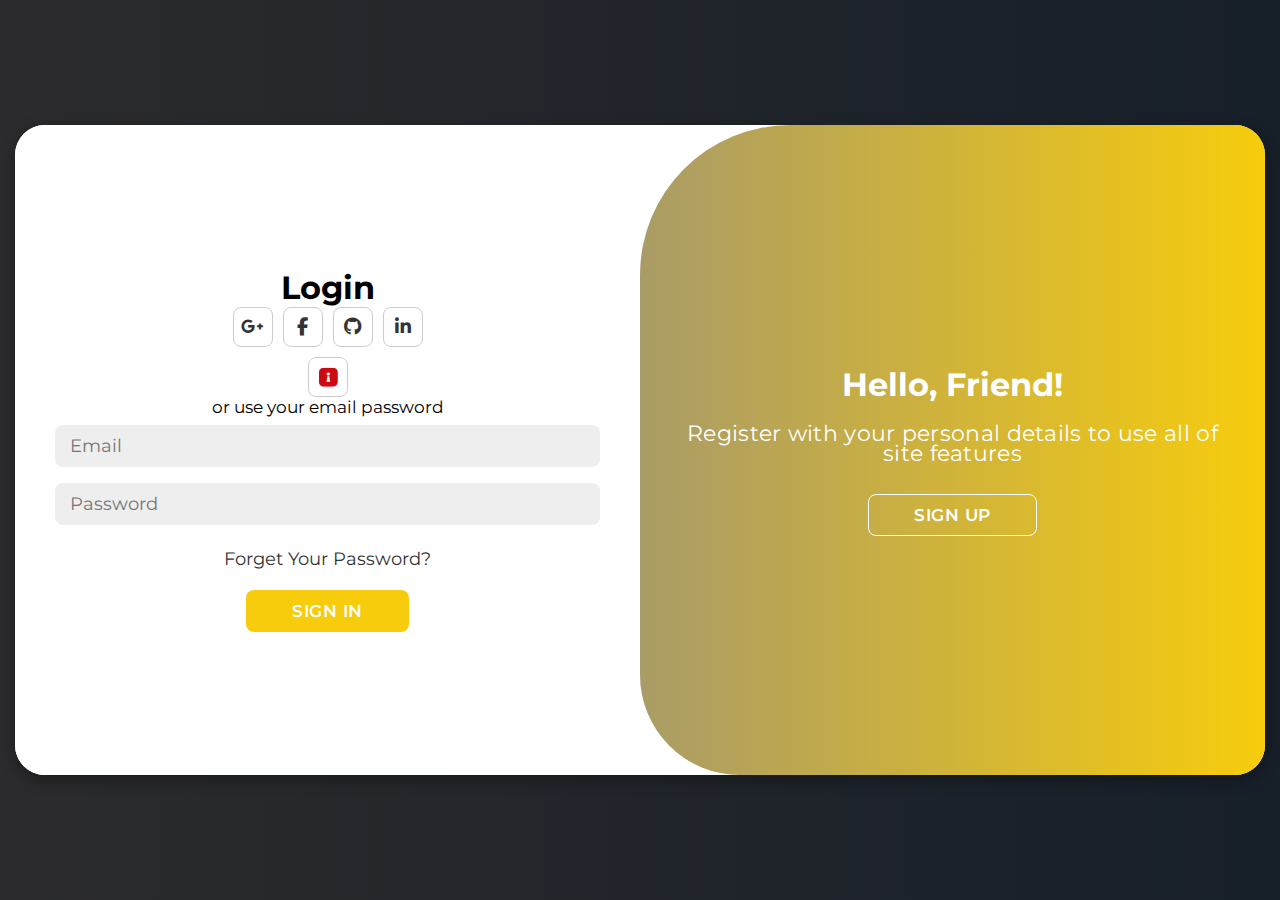
<file: index.html>
<!DOCTYPE html>
<html lang="en">
<head>
    <meta charset="UTF-8">
    <meta name="viewport" content="width=device-width, initial-scale=1.5">
    <link rel="stylesheet" href="https://cdnjs.cloudflare.com/ajax/libs/font-awesome/6.4.2/css/all.min.css">
    <link rel="stylesheet" href="public/login.css">
    <title>FinTrack</title>
</head>
<body>

<div class="container" id="container">
    <div class="form-container sign-up">
        <form id="register-form" method="GET" action="/dashboard.html">
            <h1>Create Account</h1>
            <div class="social-icons">
                <a href="#" class="icon"><i class="fab fa-google-plus-g"></i></a>
                <a href="#" class="icon"><i class="fab fa-facebook-f"></i></a>
                <a href="#" class="icon"><i class="fab fa-github"></i></a>
                <a href="#" class="icon"><i class="fab fa-linkedin-in"></i></a>
            </div>
            <div class="singpass-icon">
                <a href="#" class="singpass"><img class="singpass-img" src="images/singpass.png"></a>
            </div>
            <span>or use your email for registration</span>
            <input type="text" name="username" placeholder="Username" required>
            <input type="email" name="email" placeholder="Email" required>
            <input type="password" name="password" placeholder="Password" required>
            <button type="submit">Sign Up</button>
        </form>
    </div>
    
    <div class="form-container sign-in">
        <form id="login-form"method="GET" action="/dashboard.html">
            <h1>Login</h1>
            <div class="social-icons">
                <a href="#" class="icon"><i class="fab fa-google-plus-g"></i></a>
                <a href="#" class="icon"><i class="fab fa-facebook-f"></i></a>
                <a href="#" class="icon"><i class="fab fa-github"></i></a>
                <a href="#" class="icon"><i class="fab fa-linkedin-in"></i></a>
            </div>
            <div class="singpass-icon">
                <a href="#" class="singpass"><img class="singpass-img" src="images/singpass.png"></a>
            </div>
            
            <span>or use your email password</span>
            <input type="email" name="email" placeholder="Email" required>
            <input type="password" name="password" placeholder="Password" required>
            <a href="#">Forget Your Password?</a>
            <button type="submit">Sign In</button>
        </form>
    </div>
    
    <div class="toggle-container">
        <div class="toggle">
            <div class="toggle-panel toggle-left">
                <h1>Welcome Back!</h1>
                <p>Enter your personal details to use all of site features</p>
                <button class="hidden" id="login">Sign In</button>
            </div>
            <div class="toggle-panel toggle-right">
                <h1>Hello, Friend!</h1>
                <p>Register with your personal details to use all of site features</p>
                <button class="hidden" id="register">Sign Up</button>
            </div>
        </div>
    </div>
</div>

<script src="public/login.js"></script>

</body>
</html>
</file>
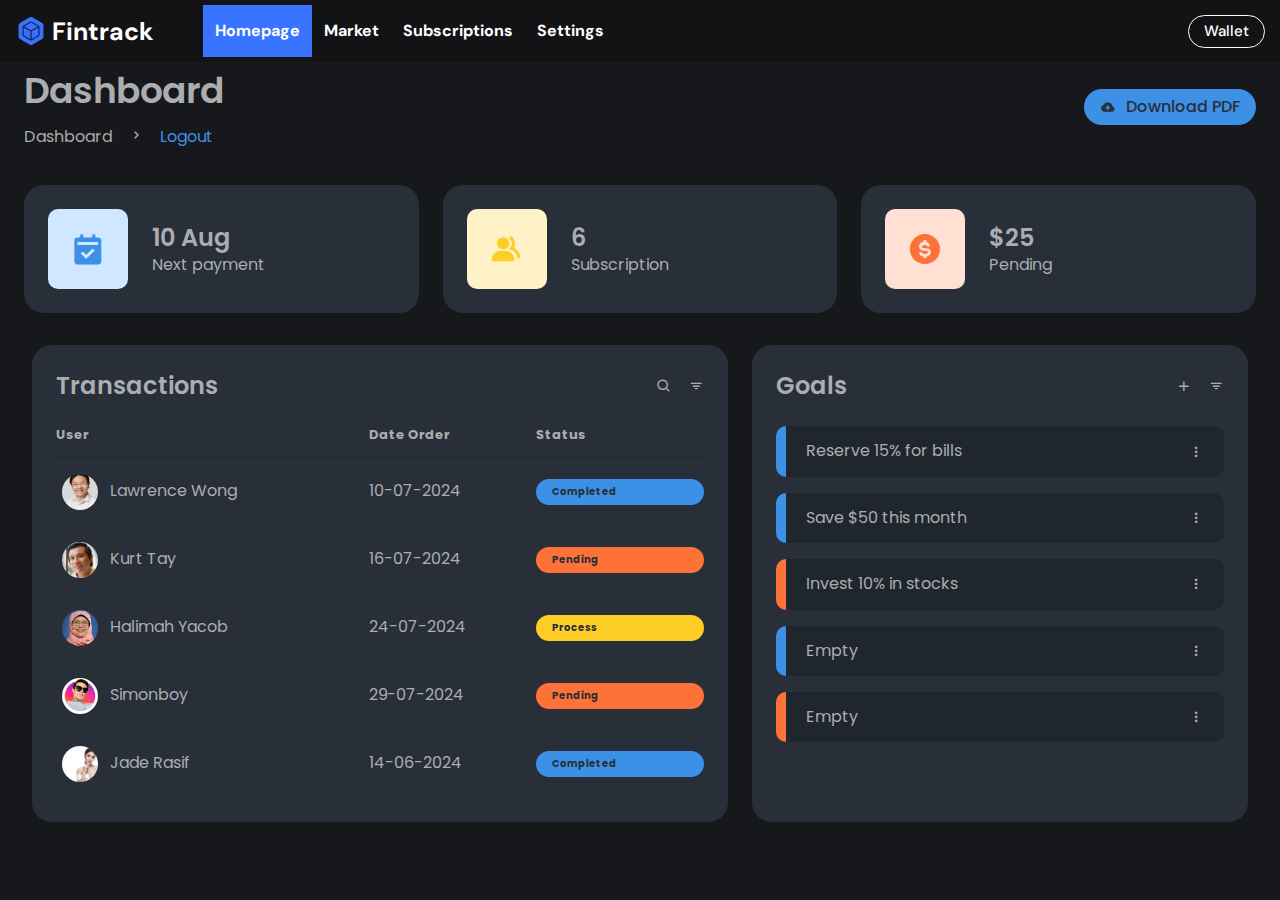
<file: dashboard.html>
<!DOCTYPE html>
<html lang="en">
<head>
	<meta charset="UTF-8">
	<meta name="viewport" content="width=device-width, initial-scale=1.0">

	<!-- Boxicons -->
	<link href='https://unpkg.com/boxicons@2.0.9/css/boxicons.min.css' rel='stylesheet'>
	<!-- My CSS -->
	<link rel="stylesheet" href="public/dashboard.css">
	<link rel="stylesheet" href="public/market.css">
	<link rel="preconnect" href="https://fonts.googleapis.com">
    <link rel="preconnect" href="https://fonts.gstatic.com" crossorigin>
    <link href="https://fonts.googleapis.com/css2?family=DM+Sans:wght@400;500;700&display=swap" rel="stylesheet">

	<title>FinTrack</title>
</head>
<body>
	<!-- CONTENT -->
	<section id="content">
		<!-- NAVBAR -->
		<header class="header" data-header>
			<div class="container">
		
			  <a href="#" class="logo">
				<img src="images/logo.svg" width="32" height="32" alt="Cryptex logo">
				Fintrack
			  </a>
		
			  <nav class="navbar" data-navbar>
				<ul class="navbar-list">
		
				  <li class="navbar-item">
					<a href="/dashboard.html" class="navbar-link active" data-nav-link>Homepage</a>
				  </li>
		
				  <li class="navbar-item">
					<a href="/market.html" class="navbar-link" data-nav-link>Market</a>
				  </li>
		
				  <li class="navbar-item">
					<a href="/subscription.html" class="navbar-link" data-nav-link>Subscriptions</a>
				  </li>
		
				  <li class="navbar-item">
					<a href="/settings.html" class="navbar-link" data-nav-link>Settings</a>
				  </li>
		
				</ul>
			  </nav>
		
			  <button class="nav-toggle-btn" aria-label="Toggle menu" data-nav-toggler>
				<span class="line line-1"></span>
				<span class="line line-2"></span>
				<span class="line line-3"></span>
			  </button>
		
			  <a href="/wallet.html" class="btn btn-outline">Wallet</a>
		
			</div>
		  </header>
		<!-- NAVBAR -->

		<!-- MAIN -->
		<main>
			<div class="head-title">
				<div class="left">
					<h1>Dashboard</h1>
					<ul class="breadcrumb">
						<li>
							<a href="#">Dashboard</a>
						</li>
						<li><i class='bx bx-chevron-right' ></i></li>
						<li>
							<a class="active" href="/index.html">Logout</a>
						</li>
					</ul>
				</div>
				<a href="#" class="btn-download">
					<i class='bx bxs-cloud-download' ></i>
					<span class="text">Download PDF</span>
				</a>
			</div>

			<ul class="box-info">
				<li>
					<i class='bx bxs-calendar-check' ></i>
					<span class="text">
						<h3>10 Aug</h3>
						<p>Next payment</p>
					</span>
				</li>
				<li>
					<i class='bx bxs-group' ></i>
					<span class="text">
						<h3>6</h3>
						<p>Subscription</p>
					</span>
				</li>
				<li>
					<i class='bx bxs-dollar-circle' ></i>
					<span class="text">
						<h3>$25</h3>
						<p>Pending</p>
					</span>
				</li>
			</ul>


			<div class="table-data">
				<div class="order">
					<div class="head">
						<h3>Transactions</h3>
						<i class='bx bx-search' ></i>
						<i class='bx bx-filter' ></i>
					</div>
					<table>
						<thead>
							<tr>
								<th>User</th>
								<th>Date Order</th>
								<th>Status</th>
							</tr>
						</thead>
						<tbody>
							<tr>
								<td>
									<img src="images/lawrence_wong.jpg">
									<p>Lawrence Wong</p>
								</td>
								<td>10-07-2024</td>
								<td><span class="status completed">Completed</span></td>
							</tr>
							<tr>
								<td>
									<img src="images/kurt_tay.png">
									<p>Kurt Tay</p>
								</td>
								<td>16-07-2024</td>
								<td><span class="status pending">Pending</span></td>
							</tr>
							<tr>
								<td>
									<img src="images/halimah_yacob.jpg">
									<p>Halimah Yacob</p>
								</td>
								<td>24-07-2024</td>
								<td><span class="status process">Process</span></td>
							</tr>
							<tr>
								<td>
									<img src="images/simonboy.jpg">
									<p>Simonboy</p>
								</td>
								<td>29-07-2024</td>
								<td><span class="status pending">Pending</span></td>
							</tr>
							<tr>
								<td>
									<img src="images/jade_rasif.jpg">
									<p>Jade Rasif</p>
								</td>
								<td>14-06-2024</td>
								<td><span class="status completed">Completed</span></td>
							</tr>
						</tbody>
					</table>
				</div>
				<div class="todo">
					<div class="head">
						<h3>Goals</h3>
						<i class='bx bx-plus' ></i>
						<i class='bx bx-filter' ></i>
					</div>
					<ul class="todo-list">
						<li class="completed">
							<p>Reserve 15% for bills</p>
							<i class='bx bx-dots-vertical-rounded' ></i>
						</li>
						<li class="completed">
							<p>Save $50 this month</p>
							<i class='bx bx-dots-vertical-rounded' ></i>
						</li>
						<li class="not-completed">
							<p>Invest 10% in stocks</p>
							<i class='bx bx-dots-vertical-rounded' ></i>
						</li>
						<li class="completed">
							<p>Empty</p>
							<i class='bx bx-dots-vertical-rounded' ></i>
						</li>
						<li class="not-completed">
							<p>Empty</p>
							<i class='bx bx-dots-vertical-rounded' ></i>
						</li>
					</ul>
				</div>
			</div>
		</main>
		<!-- MAIN -->
	</section>
	<!-- CONTENT -->
	

	<script src="public/dashboard.js"></script>
</body>
</html>
</file>
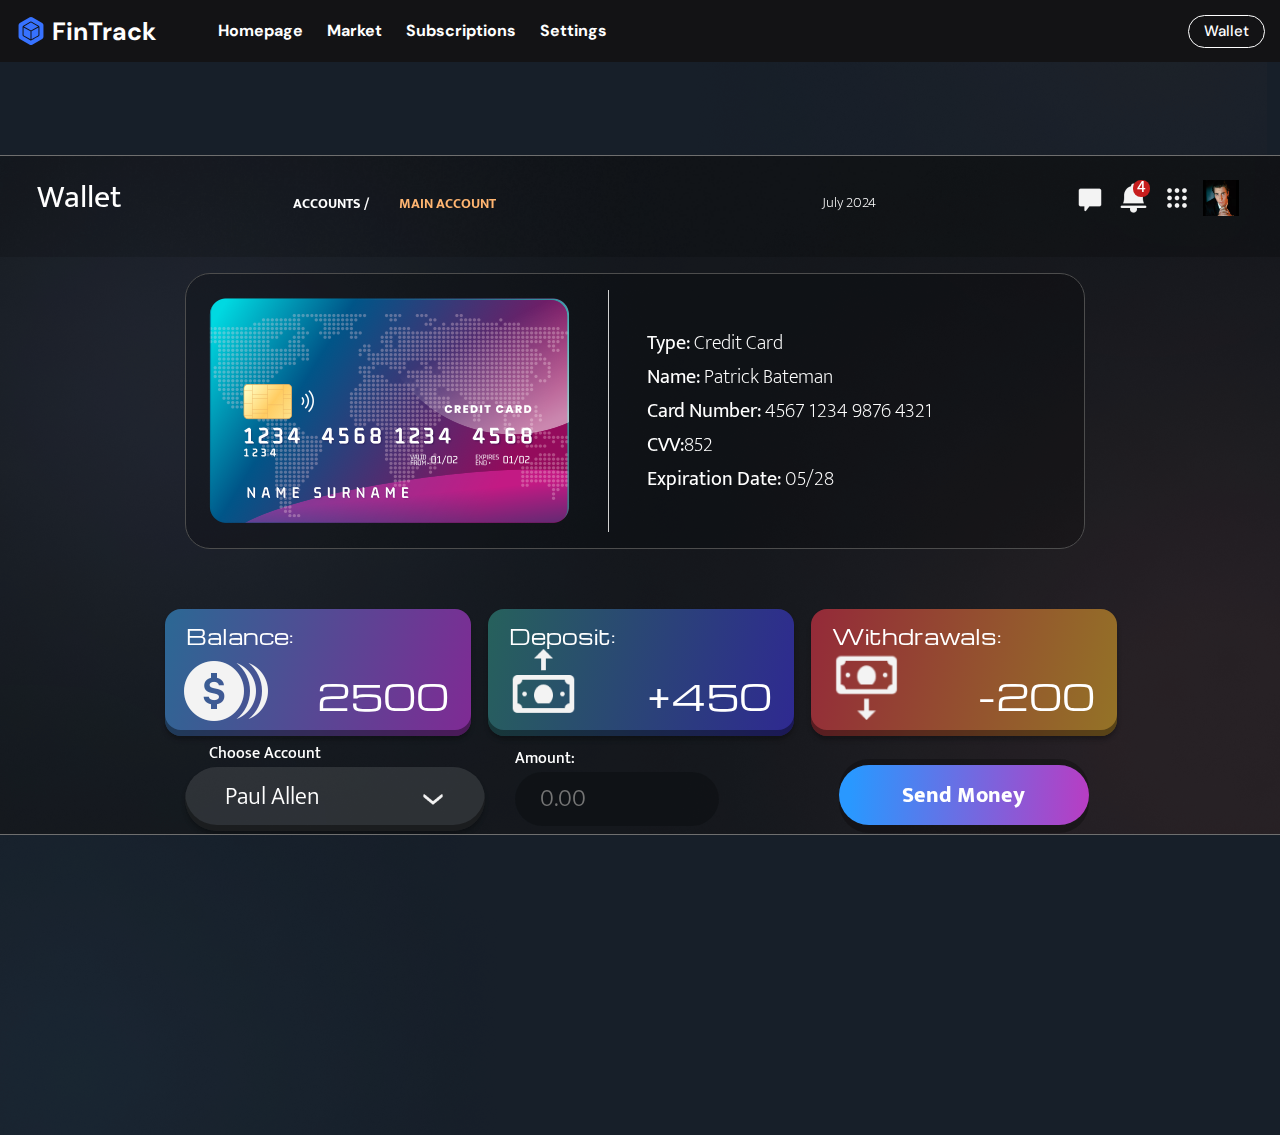
<file: wallet.html>
<!DOCTYPE html>
<html lang="en">

<head>
  <meta charset="UTF-8">
  <meta name="viewport" content="width=device-width, initial-scale=1.0">
  <meta name="keywords" content="HTML, CSS, Tutorial, Digital, Wallet">
  <title>Wallet App</title>
  <link rel="stylesheet" href="public/market.css">
  <link rel="stylesheet" href="public/wallet.css" type="text/css">
  <link rel="icon" type="image/icon" href="img/favico.ico">
  <link rel="preconnect" href="https://fonts.googleapis.com">
  <link rel="preconnect" href="https://fonts.gstatic.com" crossorigin>
  <link href="https://fonts.googleapis.com/css2?family=DM+Sans:wght@400;500;700&display=swap" rel="stylesheet">
</head>

<body>
  <header class="header" data-header>
    <div class="container">

      <a href="#" class="logo">
        <img src="images/logo.svg" width="32" height="32" alt="Cryptex logo">
        FinTrack
      </a>

      <nav class="navbar" data-navbar>
        <ul class="navbar-list">

          <li class="navbar-item">
            <a href="/dashboard.html" class="navbar-link" data-nav-link>Homepage</a>
          </li>

          <li class="navbar-item">
            <a href="#" class="navbar-link" data-nav-link>Market</a>
          </li>

          <li class="navbar-item">
            <a href="/subscription.html" class="navbar-link" data-nav-link>Subscriptions</a>
          </li>

          <li class="navbar-item">
            <a href="/settings.html" class="navbar-link" data-nav-link>Settings</a>
          </li>

        </ul>
      </nav>

      <button class="nav-toggle-btn" aria-label="Toggle menu" data-nav-toggler>
        <span class="line line-1"></span>
        <span class="line line-2"></span>
        <span class="line line-3"></span>
      </button>

      <a href="/wallet.html" class="btn btn-outline">Wallet</a>

    </div>
  </header>
  <div class="bg-blur">
    <img src="img/body-gr1.png" alt="blur">
    <img src="img/body-gr2.png" alt="blur">
  </div>

  <div class="container-wallet">
    <img src="img/gradient1.png" alt="container-blur" class="gloss-one">
    <img src="img/gradient2.png" alt="container-blur" class="gloss-two">

    <div class="topbar">
      <img src="img/topbar.png" alt="topbar" class="topbar-bg">
      <div class="topbar-title">
        <h2>Wallet</h2>
        <p>July 2024</p>
      </div>

      <div class="topbar-controls">
        <img src="img/icons/topbar/msg.png" alt="messages">
        <div class="notifications">
          <img src="img/icons/topbar/bell.png" alt="notifications">
          <div class="circle">
            <p>4</p>
          </div>
        </div>
        <img src="img/icons/topbar/options.png" alt="options">
        <img class="profile-img" src="images/patrick_bateman.png" alt="profile">
      </div>
    </div>

    
    <div class="window">
      <div class="directory">
        <h4>Accounts</h4>
        <h4>Main Account</h4>
      </div>

      <div class="card-details">
        <img src="img/icons/window/card.png" alt="credit-card">
        <div class="vr"></div>
        <div class="card-info">
          <p><strong>Type:</strong> Credit Card</p>
          <p><strong>Name:</strong> Patrick Bateman</p>
          <p><strong>Card Number:</strong> 4567 1234 9876 4321</p>
          <p><strong>CVV:</strong>852</p>
          <p><strong>Expiration Date:</strong> 05/28</p>
        </div>
      </div>
      <div class="card-status">
        <div class="status-block first">
          <h3>Balance:</h3>
          <img src="img/icons/window/balance.png" alt="balance">
          <h1>2500</h1>
        </div>
        <div class="status-block second">
          <h3>Deposit:</h3>
          <img src="img/icons/window/profit.png" alt="profit" class="mini">
          <h1>+450</h1>
        </div>
        <div class="status-block third">
          <h3>Withdrawals:</h3>
          <img src="img/icons/window/withdrawal.png" alt="withdrawals" class="mini">
          <h1>-200</h1>
        </div>
      </div>

      <div class="transaction">
        <div class="choose-account">
          <label for="account">Choose Account</label>
          <div class="combobox">
            <h3>Paul Allen</h3>
            <img src="img/icons/window/arrow-bottom.png" alt="dropdown">
          </div>
        </div>
        <div class="input-amount">
          <label for="amount">Amount:</label>
          <input type="text" id="amount" value="" placeholder="0.00">
        </div>
        <div class="btn">
          <form id="transactionForm">
            <label for="money">click to send</label>
            <input type="submit" value="Send Money">
        </div>

        <script>
          document.getElementById('transactionForm').addEventListener('submit', function(event) {
            alert('Successful transaction!');
          });
        </script>

      </div>
    </div>
  </div>
</body>

</html>
</file>
<file: public/login.css>
@import url('https://fonts.googleapis.com/css2?family=Montserrat:wght@300;400;500;600;700&display=swap');

*{
    margin: 0;
    padding: 0;
    box-sizing: border-box;
    font-family: 'Montserrat', sans-serif;
}

body{
    background-color: #171f29;
    background: linear-gradient(to right, #2b2b2d, #171f29);
    display: flex;
    align-items: center;
    justify-content: center;
    flex-direction: column;
    height: 100vh;
}

.singpass-img{
    border-radius: 20%;
    height: 38px;
    width: 38px;
    border: none;
}

.singpass-icon {
    border: 1px solid #ccc;
    border-radius: 20%;
    display: inline-flex;
    justify-content: center;
    align-items: center;
    margin: 0 3px;
    width: 40px;
    height: 40px;
}

.container{
    background-color: #fff;
    border-radius: 30px;
    box-shadow: 0 5px 15px rgba(0, 0, 0, 0.35);
    position: relative;
    overflow: hidden;
    width: 1250px;
    max-width: 100%;
    min-height: 650px;
}

.container p{
    font-size: 22px;
    line-height: 20px;
    letter-spacing: 0.3px;
    margin: 20px 0;
}

.container span{
    font-size: 17px;
}

.container a{
    color: #333;
    font-size: 18px;
    text-decoration: none;
    margin: 15px 0 10px;
}

.container button{
    background-color: #f7cc0d;
    color: #fff;
    font-size: 17px;
    padding: 10px 45px;
    border: 1px solid transparent;
    border-radius: 8px;
    font-weight: 600;
    letter-spacing: 0.5px;
    text-transform: uppercase;
    margin-top: 10px;
    cursor: pointer;
}

.container button.hidden{
    background-color: transparent;
    border-color: #fff;
}

.container form{
    background-color: #fff;
    display: flex;
    align-items: center;
    justify-content: center;
    flex-direction: column;
    padding: 0 40px;
    height: 100%;
}

.container input{
    background-color: #eee;
    border: none;
    margin: 8px 0;
    padding: 10px 15px;
    font-size: 18px;
    border-radius: 8px;
    width: 100%;
    outline: none;
}

.form-container{
    position: absolute;
    top: 0;
    height: 100%;
    transition: all 0.6s ease-in-out;
}

.sign-in{
    left: 0;
    width: 50%;
    z-index: 2;
}

.container.active .sign-in{
    transform: translateX(100%);
}

.sign-up{
    left: 0;
    width: 50%;
    opacity: 0;
    z-index: 1;
}

.container.active .sign-up{
    transform: translateX(100%);
    opacity: 1;
    z-index: 5;
    animation: move 0.6s;
}

@keyframes move{
    0%, 49.99%{
        opacity: 0;
        z-index: 1;
    }
    50%, 100%{
        opacity: 1;
        z-index: 5;
    }
}

.social-icons{
    margin-top: 20px 0;
    margin-bottom: 10px;
}

.social-icons a{
    border: 1px solid #ccc;
    border-radius: 20%;
    display: inline-flex;
    justify-content: center;
    align-items: center;
    margin: 0 3px;
    width: 40px;
    height: 40px;
}

.toggle-container{
    position: absolute;
    top: 0;
    left: 50%;
    width: 50%;
    height: 100%;
    overflow: hidden;
    transition: all 0.6s ease-in-out;
    border-radius: 150px 0 0 100px;
    z-index: 1000;
}

.container.active .toggle-container{
    transform: translateX(-100%);
    border-radius: 0 150px 100px 0;
}

.toggle{
    background-color: #f7cc0d;
    height: 100%;
    background: linear-gradient(to right, #5c6bc0, #f7cc0d);
    color: #fff;
    position: relative;
    left: -100%;
    height: 100%;
    width: 200%;
    transform: translateX(0);
    transition: all 0.6s ease-in-out;
}

.container.active .toggle{
    transform: translateX(50%);
}

.toggle-panel{
    position: absolute;
    width: 50%;
    height: 100%;
    display: flex;
    align-items: center;
    justify-content: center;
    flex-direction: column;
    padding: 0 30px;
    text-align: center;
    top: 0;
    transform: translateX(0);
    transition: all 0.6s ease-in-out;
}

.toggle-left{
    transform: translateX(-200%);
}

.container.active .toggle-left{
    transform: translateX(0);
}

.toggle-right{
    right: 0;
    transform: translateX(0);
}

.container.active .toggle-right{
    transform: translateX(200%);
}
</file>
<file: public/dashboard.css>
@import url('https://fonts.googleapis.com/css2?family=Lato:wght@400;700&family=Poppins:wght@400;500;600;700&display=swap');

* {
	margin: 0;
	padding: 0;
	box-sizing: border-box;
}

a {
	text-decoration: none;
}

li {
	list-style: none;
}

:root {
	--poppins: 'Poppins', sans-serif;
	--lato: 'Lato', sans-serif;

	--light: #282f38;
	--blue: #3C91E6;
	--light-blue: #CFE8FF;
	--grey: #20262e;
	--dark-grey: #AAAAAA;
	--dark: #abadb0;
	--red: #DB504A;
	--yellow: #FFCE26;
	--light-yellow: #FFF2C6;
	--orange: #FD7238;
	--light-orange: #FFE0D3;
}

html {
	overflow-x: hidden;
}

body.dark {
	--light: #0C0C1E;
	--grey: #060714;
	--dark: #FBFBFB;
}

body {
	background: var(--grey);
	overflow-x: hidden;
}

/* MAIN */	
#content main {
	margin-top: 30px;
	width: 100%;
	padding: 36px 24px;
	font-family: var(--poppins);
	max-height: calc(100vh - 56px);
	overflow-y: auto;
}
#content main .head-title {
	display: flex;
	align-items: center;
	justify-content: space-between;
	grid-gap: 16px;
	flex-wrap: wrap;
}
#content main .head-title .left h1 {
	font-size: 36px;
	font-weight: 600;
	margin-bottom: 10px;
	color: var(--dark);
}
#content main .head-title .left .breadcrumb {
	display: flex;
	align-items: center;
	grid-gap: 16px;
}
#content main .head-title .left .breadcrumb li {
	color: var(--dark);
}
#content main .head-title .left .breadcrumb li a {
	color: var(--dark-grey);
	pointer-events: none;
}
#content main .head-title .left .breadcrumb li a.active {
	color: var(--blue);
	pointer-events: unset;
}
#content main .head-title .btn-download {
	height: 36px;
	padding: 0 16px;
	border-radius: 36px;
	background: var(--blue);
	color: var(--light);
	display: flex;
	justify-content: center;
	align-items: center;
	grid-gap: 10px;
	font-weight: 500;
}




#content main .box-info {
	display: grid;
	grid-template-columns: repeat(auto-fit, minmax(240px, 1fr));
	grid-gap: 24px;
	margin-top: 36px;
}
#content main .box-info li {
	padding: 24px;
	background: var(--light);
	border-radius: 20px;
	display: flex;
	align-items: center;
	grid-gap: 24px;
}
#content main .box-info li .bx {
	width: 80px;
	height: 80px;
	border-radius: 10px;
	font-size: 36px;
	display: flex;
	justify-content: center;
	align-items: center;
}
#content main .box-info li:nth-child(1) .bx {
	background: var(--light-blue);
	color: var(--blue);
}
#content main .box-info li:nth-child(2) .bx {
	background: var(--light-yellow);
	color: var(--yellow);
}
#content main .box-info li:nth-child(3) .bx {
	background: var(--light-orange);
	color: var(--orange);
}
#content main .box-info li .text h3 {
	font-size: 24px;
	font-weight: 600;
	color: var(--dark);
}
#content main .box-info li .text p {
	color: var(--dark);	
}





#content main .table-data {
	display: flex;
	flex-wrap: wrap;
	grid-gap: 24px;
	margin-top: 24px;
	width: 100%;
	color: var(--dark);
}
#content main .table-data > div {
	border-radius: 20px;
	background: var(--light);
	padding: 24px;
	overflow-x: auto;
}
#content main .table-data .head {
	display: flex;
	align-items: center;
	grid-gap: 16px;
	margin-bottom: 24px;
}
#content main .table-data .head h3 {
	margin-right: auto;
	font-size: 24px;
	font-weight: 600;
}
#content main .table-data .head .bx {
	cursor: pointer;
}

#content main .table-data .order {
	flex-grow: 1;
	flex-basis: 500px;
}
#content main .table-data .order table {
	width: 100%;
	border-collapse: collapse;
}
#content main .table-data .order table th {
	padding-bottom: 12px;
	font-size: 13px;
	text-align: left;
	border-bottom: 1px solid var(--grey);
}
#content main .table-data .order table td {
	padding: 16px 0;
}
#content main .table-data .order table tr td:first-child {
	display: flex;
	align-items: center;
	grid-gap: 12px;
	padding-left: 6px;
}
#content main .table-data .order table td img {
	width: 36px;
	height: 36px;
	border-radius: 50%;
	object-fit: cover;
}
#content main .table-data .order table tbody tr:hover {
	background: var(--grey);
}
#content main .table-data .order table tr td .status {
	font-size: 10px;
	padding: 6px 16px;
	color: var(--light);
	border-radius: 20px;
	font-weight: 700;
}
#content main .table-data .order table tr td .status.completed {
	background: var(--blue);
}
#content main .table-data .order table tr td .status.process {
	background: var(--yellow);
}
#content main .table-data .order table tr td .status.pending {
	background: var(--orange);
}


#content main .table-data .todo {
	flex-grow: 1;
	flex-basis: 300px;
}
#content main .table-data .todo .todo-list {
	width: 100%;
}
#content main .table-data .todo .todo-list li {
	width: 100%;
	margin-bottom: 16px;
	background: var(--grey);
	border-radius: 10px;
	padding: 14px 20px;
	display: flex;
	justify-content: space-between;
	align-items: center;
}
#content main .table-data .todo .todo-list li .bx {
	cursor: pointer;
}
#content main .table-data .todo .todo-list li.completed {
	border-left: 10px solid var(--blue);
}
#content main .table-data .todo .todo-list li.not-completed {
	border-left: 10px solid var(--orange);
}
#content main .table-data .todo .todo-list li:last-child {
	margin-bottom: 0;
}
/* MAIN */
/* CONTENT */









@media screen and (max-width: 768px) {
	#sidebar {
		width: 200px;
	}

	#content {
		width: calc(100% - 60px);
		left: 200px;
	}

	#content nav .nav-link {
		display: none;
	}
}






@media screen and (max-width: 576px) {
	#content nav form .form-input input {
		display: none;
	}

	#content nav form .form-input button {
		width: auto;
		height: auto;
		background: transparent;
		border-radius: none;
		color: var(--dark);
	}

	#content nav form.show .form-input input {
		display: block;
		width: 100%;
	}
	#content nav form.show .form-input button {
		width: 36px;
		height: 100%;
		border-radius: 0 36px 36px 0;
		color: var(--light);
		background: var(--red);
	}

	#content nav form.show ~ .notification,
	#content nav form.show ~ .profile {
		display: none;
	}

	#content main .box-info {
		grid-template-columns: 1fr;
	}

	#content main .table-data .head {
		min-width: 420px;
	}
	#content main .table-data .order table {
		min-width: 420px;
	}
	#content main .table-data .todo .todo-list {
		min-width: 420px;
	}
}
</file>
<file: public/market.css>
:root {
    
    --cadet-blue-crayola: hsl(227, 13%, 73%);
    --maximum-yellow-red: hsl(41, 95%, 61%);
    --medium-sea-green: hsl(142, 43%, 54%);
    --blue-crayola_10: hsla(222, 100%, 61%, 0.05);
    --smocky-black_30: hsla(0, 0%, 6%, 0.3);
    --eerie-black-1: hsl(240, 5%, 8%);
    --eerie-black-2: hsl(228, 9%, 10%);
    --raisin-black: hsl(225, 15%, 16%);
    --blue-crayola: hsl(222, 100%, 61%);
    --roman-silver: hsl(223, 10%, 52%);
    --presian-red: hsl(0, 64%, 52%);
    --gunmetal_50: hsla(230, 16%, 22%, 0.5);
    --gainsboro: hsl(0, 0%, 85%);
    --cultured: hsl(0, 0%, 93%);
    --white_50: hsla(0, 0%, 100%, 0.5);
    --white_30: hsla(0, 0%, 100%, 0.3);
    --white_10: hsla(0, 0%, 100%, 0.1);
    --black_10: hsla(0, 0%, 0%, 0.1);
    --white: hsl(0, 0%, 100%);
    --gradient: linear-gradient(90deg, var(--white_10) 0px 77%, var(--white_50) 92%, transparent);
  
    --ff-dm-sans: 'DM Sans', sans-serif;
  
    --fs-1: 3.2rem;
    --fs-2: 3rem;
    --fs-3: 2.4rem;
    --fs-4: 2rem;
    --fs-5: 1.8rem;
    --fs-6: 1.5rem;
    --fs-7: 1.4rem;
    --fs-8: 1.2rem;
  
    --fw-500: 500;
    --fw-700: 700;

    --section-padding: 100px;
  
    --shadow-1: 0px 4px 8px var(--black_10);
    --shadow-2: 0px 30px 10px -20px var(--smocky-black_30);
    --shadow-3: 0px 15px 10px -20px var(--smocky-black_30);
  
    --radius-12: 12px;
    --radius-24: 24px;
  
    --transition-1: 0.25s ease;
    --transition-2: 0.5s ease;
    --transition-3: 1s ease;
    --cubic-out: cubic-bezier(0.33, 0.85, 0.4, 0.96);
  
  }


  *,
  *::before,
  *::after {
    margin: 0;
    padding: 0;
    box-sizing: border-box;
  }
  
  li { list-style: none; }
  
  a {
    text-decoration: none;
    color: inherit;
  }
  
  a,
  img,
  svg,
  data,
  span,
  button,
  ion-icon { display: block; }
  
  img { height: auto; }
  
  button {
    background: none;
    border: none;
    font: inherit;
    cursor: pointer;
  }
  
  ion-icon { pointer-events: none; }
  
  address { font-style: normal; }
  
  table { border-collapse: collapse; }
  
  html {
    font-family: var(--ff-dm-sans);
    font-size: 10px;
    scroll-behavior: smooth;
  }
  
  body {
    background-color: var(--eerie-black-2);
    color: var(--cadet-blue-crayola);
    font-size: 1.6rem;
    line-height: 1.4;
  }
  
  body.active { overflow: hidden; }
  
  ::-webkit-scrollbar { width: 10px; }
  
  ::-webkit-scrollbar-track { background-color: hsl(220, 4%, 5%); }
  
  ::-webkit-scrollbar-thumb { background-color: hsl(220, 5%, 20%); }
  
  ::-webkit-scrollbar-thumb:hover { background-color: hsl(220, 5%, 30%); }
  
  :focus-visible { outline-offset: 4px; }
  


  .container { padding-inline: 15px; }
  
  .btn {
    color: var(--white);
    border-radius: 50px;
  }
  
  .btn-outline {
    font-size: var(--fs-6);
    font-weight: var(--fw-500);
    border: 1px solid var(--white);
    padding: 5px 15px;
    transition: var(--transition-1);
  }
  
  .btn-outline:is(:hover, :focus) {
    background-color: var(--blue-crayola);
    border-color: var(--blue-crayola);
  }
  
  .btn-primary {
    position: relative;
    background-color: var(--blue-crayola);
    max-width: max-content;
    font-weight: var(--fw-700);
    padding: 13px 30px;
    overflow: hidden;
    z-index: 1;
  }
  
  .btn-primary::after {
    content: "";
    position: absolute;
    top: 0;
    left: 0;
    bottom: 0;
    right: -50px;
    background-image: var(--gradient);
    transform: translateX(-100%);
    opacity: 0;
    z-index: -1;
    transition: var(--transition-2);
  }
  
  .btn-primary:is(:hover, :focus)::after {
    transform: translateX(0);
    opacity: 1;
  }
  
  .section { padding-block: var(--section-padding); }
  
  [data-section] > * {
    transform: translateY(50px);
    opacity: 0;
    transition: var(--transition-3);
  }
  
  [data-section].active > * {
    opacity: 1;
    transform: translateY(0);
  }
  
  .h1,
  .h2,
  .h3 {
    color: var(--white);
    line-height: 1.1;
  }
  
  .h1 { font-size: var(--fs-1); }
  
  .h2 { font-size: var(--fs-2); }
  
  .h3 { font-size: var(--fs-3); }
  
  .w-100 { width: 100%; }
  
  .badge {
    color: var(--white);
    font-size: var(--fs-8);
    font-weight: var(--fw-700);
    padding: 4px 8px;
    border-radius: 50px;
  }
  
  .badge.red { background-color: var(--presian-red); }
  
  .badge.green { background-color: var(--medium-sea-green); }
  
  .last-update.red { color: var(--presian-red); }
  
  .last-update.green { color: var(--medium-sea-green); }
  
  .section-text {
    font-size: var(--fs-5);
    margin-block: 15px 35px;
  }
  
  .section-list { margin-block-end: 35px; }
  
  .section-item:not(:last-child) { margin-block-end: 25px; }
  
  .section-item .title-wrapper {
    display: flex;
    align-items: center;
    gap: 10px;
    margin-block-end: 15px;
  }
  
  .section-item .title-wrapper ion-icon {
    flex-shrink: 0;
    color: var(--blue-crayola);
    font-size: 24px;
  }
  

  .header {
    position: absolute;
    top: 0;
    left: 0;
    width: 100%;
    background-color: var(--eerie-black-1);
    padding-block: 15px;
    z-index: 4;
  }
  
  .header.active {
    position: fixed;
    top: -66px;
    background-color: var(--white);
    border-block-start: 1px solid var(--cultured);
    box-shadow: var(--shadow-1);
    animation: slideIn 0.25s var(--cubic-out) forwards;
  }
  
  @keyframes slideIn {
  
    0% {
      transform: translateY(0);
      background-color: var(--white);
    }
  
    100% {
      transform: translateY(100%);
      background-color: var(--eerie-black-2);
    }
  
  }
  
  .header > .container {
    display: flex;
    justify-content: space-between;
    align-items: center;
    gap: 10px;
  }
  
  .logo {
    color: var(--white);
    font-size: 2.5rem;
    font-weight: var(--fw-700);
    display: flex;
    align-items: center;
    gap: 5px;
  }
  
  .nav-toggle-btn .line {
    width: 26px;
    height: 3px;
    background-color: var(--white);
    transition: var(--transition-1);
  }
  
  .nav-toggle-btn .line:not(:last-child) { margin-block-end: 4px; }
  
  .nav-toggle-btn {
    padding: 8px 5px;
    margin-inline-start: auto;
  }
  
  .nav-toggle-btn.active .line-1 { transform: rotate(45deg) translate(5px, 6px); }
  
  .nav-toggle-btn.active .line-2 { opacity: 0; }
  
  .nav-toggle-btn.active .line-3 { transform: rotate(-45deg) translate(4px, -5px); }
  
  .navbar {
    position: absolute;
    top: 100%;
    left: 0;
    width: 100%;
    height: 100vh;
    background-color: var(--eerie-black-1);
    max-height: 0;
    overflow: hidden;
    visibility: hidden;
    transition: 0.25s var(--cubic-out);
  }
  
  .navbar.active {
    max-height: calc(100vh - 63px);
    visibility: visible;
    transition-duration: 0.5s;
  }
  
  .navbar-item:not(:last-child) { border-block-end: 1px solid var(--white_30); }
  
  .navbar-link {
    color: var(--white);
    font-weight: var(--fw-700);
    padding: 12px 30px;
    transition: var(--transition-1);
  }
  
  .navbar-link:is(:hover, :focus, .active) { color: var(--blue-crayola); }


  .trend {
    background-color: var(--eerie-black-1);
    padding-block-end: 0;
  }
  
  .trend-tab {
    background-color: var(--eerie-black-2);
    border: 1px solid var(--raisin-black);
    border-radius: var(--radius-24);
    padding: 20px;
    box-shadow: var(--shadow-2);
    margin-block-start: 30px;
  }
  
  .trend-tab .tab-nav {
    display: flex;
    flex-wrap: wrap;
    padding-block-end: 20px;
    margin-block-end: 20px;
    border-block-end: 1px solid var(--raisin-black);
  }
  
  .trend-tab .tab-btn {
    color: var(--white);
    font-size: var(--fs-7);
    font-weight: var(--fw-700);
    padding: 7px 15px;
    border-radius: 50px;
    transition: var(--transition-1);
  }
  
  .trend-tab .tab-btn.active { background-color: var(--blue-crayola); }
  
  .trend-tab .tab-content {
    display: grid;
    gap: 20px;
  }
  
  .trend-card {
    padding: 20px;
    border-radius: var(--radius-12);
    transition: var(--transition-1);
  }
  
  .trend-card:is(:hover, .active) {
    background-color: var(--gunmetal_50);
    box-shadow: var(--shadow-3);
  }
  
  .trend-card .card-title-wrapper {
    display: flex;
    align-items: center;
    gap: 8px;
  }
  
  .trend-card .card-title {
    color: var(--white);
    font-size: var(--fs-7);
    font-weight: var(--fw-700);
    transition: var(--transition-1);
  }
  
  .trend-card .card-title:is(:hover, :focus) { color: var(--blue-crayola); }
  
  .trend-card .card-title .span {
    color: var(--cadet-blue-crayola);
    display: inline-block;
    margin-inline-start: 5px;
  }
  
  .trend-card .card-value {
    color: var(--white);
    font-size: var(--fs-3);
    font-weight: var(--fw-700);
    margin-block: 10px;
  }
  
  .trend-card .card-analytics {
    display: flex;
    align-items: center;
    gap: 8px;
  }
  
  .trend-card .current-price { font-size: var(--fs-7); }
  

  .market {
    background-color: var(--eerie-black-1);
    color: var(--white);
  }
  
  .market .title-wrapper {
    display: flex;
    justify-content: space-between;
    align-items: center;
    gap: 20px;
    margin-block-end: 25px;
  }
  
  .market .btn-link {
    position: relative;
    min-width: max-content;
    font-weight: var(--fw-700);
    transition: var(--transition-1);
  }
  
  .market .btn-link:is(:hover, :focus) { color: var(--blue-crayola); }
  
  .market .btn-link::after {
    content: "";
    position: absolute;
    bottom: 0;
    left: 0;
    width: 100%;
    height: 2px;
    background-color: var(--raisin-black);
    transition: var(--transition-1);
  }
  
  .market .btn-link:is(:hover, :focus)::after { background-color: var(--blue-crayola); }
  
  .market-tab {
    overflow-x: auto;
    padding-block-end: 30px;
  }
  
  .market-tab::-webkit-scrollbar { height: 14px; }
  
  .market-tab::-webkit-scrollbar-thumb {
    border: 2px solid hsl(220, 4%, 5%);
    border-width: 2px 10px;
  }
  
  .market-tab .tab-nav {
    display: flex;
    align-items: center;
    gap: 10px;
    padding-block-end: 40px;
  }
  
  .market-tab .tab-btn {
    min-width: max-content;
    color: var(--white);
    font-size: var(--fs-7);
    font-weight: var(--fw-700);
    padding: 7px 24px;
    border-radius: 50px;
  }
  
  .market-tab .tab-btn.active { background-color: var(--blue-crayola); }
  
  .market-table { width: 100%; }
  
  .table-heading,
  .table-data { padding: 8px; }
  
  .table-heading {
    font-size: var(--fs-5);
    text-align: left;
    white-space: nowrap;
  }
  
  .market-table .table-head { border-block-end: 2px solid var(--white); }
  
  .table-row:not(.table-title) { height: 90px; }
  
  .market-table .table-row {
    font-size: var(--fs-5);
    border-block-end: 1px solid var(--raisin-black);
    transition: var(--transition-1);
  }
  
  .market-table .table-body .table-row:is(:hover, :focus-within) {
    background-color: var(--blue-crayola_10);
  }
  
  .market-table .add-to-fav {
    color: var(--cadet-blue-crayola);
    font-size: 18px;
  }
  
  .market-table .add-to-fav.active .icon-outline,
  .market-table .add-to-fav .icon-fill { display: none; }
  
  .market-table .add-to-fav .icon-outline,
  .market-table .add-to-fav.active .icon-fill { display: block; }
  
  .market-table .add-to-fav.active ion-icon { color: var(--maximum-yellow-red); }
  
  .market-table .wrapper {
    display: flex;
    align-items: center;
    gap: 8px;
    min-width: max-content;
  }
  
  .market-table .coin-name {
    font-size: var(--fs-5);
    display: flex;
    align-items: center;
    gap: 10px;
    transition: var(--transition-1);
  }
  
  .market-table .coin-name .span {
    color: var(--roman-silver);
    font-size: var(--fs-7);
  }
  
  .market-table .coin-name:is(:hover, :focus) { color: var(--blue-crayola); }
  
  .market-table :is(.rank, .last-price, .market-cap) { font-weight: var(--fw-700); }
  
  .market-table .btn-outline {
    border-width: 2px;
    padding-inline: 10px;
  }
  
  .market-table .table-row:is(:hover, :focus-within) .btn-outline {
    background-color: var(--blue-crayola);
    border-color: var(--blue-crayola);
  }

  @media (min-width: 575px) {
    

    :root {

      --fs-1: 4rem;
      --fs-2: 3.4rem;
  
    }

    .container {
      max-width: 540px;
      width: 100%;
      margin-inline: auto;
    }
  }
  
  @media (min-width: 768px) {
  
    :root {
  
      --fs-1: 5rem;
      --fs-2: 4rem;
  
    }
  
    .container { max-width: 750px; }
  
    .trend-tab .tab-content { grid-template-columns: 1fr 1fr; }
  }
  
  @media (min-width: 992px) {

    .container { max-width: 960px; }
  

    .header { padding-block: 5px; }
  
    .header.active { top: -60px; }
  
    .header > .container { gap: 50px; }
  
    .nav-toggle-btn { display: none; }
  
    .navbar,
    .navbar.active {
      all: unset;
      margin-inline-end: auto;
    }
  
    .navbar-list {
      display: flex;
      align-items: center;
    }
  
    .navbar-item:not(:last-child) { border-block-end: none; }
  
    .navbar-link {
      font-size: var(--fs-7);
      padding: 15px 12px;
    }
  
    .navbar-link:is(:hover, :focus, .active) {
      background-color: var(--blue-crayola);
      color: var(--white);
    }
 

    .market-tab { padding-block-end: 0; }
  

    .about .container {
      display: grid;
      grid-template-columns: 1fr 0.8fr;
      align-items: center;
      gap: 30px;
    }
  
    .about-banner { margin-block-end: 0; }
  

    .app { padding-block: 0; }
  
    .app .container {
      display: grid;
      grid-template-columns: 0.8fr 1fr;
      align-items: flex-end;
      gap: 30px;
    }
  
    .app-banner { margin-block-start: 0; }
  
    .app-content { margin-block: 50px; }
  
  }
  
  

  @media (min-width: 1200px) {

    :root {

      --fs-1: 6.4rem;
      --fs-2: 4.8rem;
  
    }

    .container { max-width: 1280px; }
  

    .header.active { top: -64px; }
  
    .navbar-link { font-size: unset; }
  
    .trend-tab .tab-content { grid-template-columns: repeat(4, 1fr); }
  }
</file>
<file: public/wallet.css>
@import url(https://fonts.googleapis.com/css?family=Mukta:200,300,regular,500,600,700,800);
@import url(https://fonts.googleapis.com/css?family=Michroma:regular);

*{
    margin: 0;
    padding: 0;
    flex-shrink: 0;
}

body {
    background-color: #171f29;
    height: 110vh;
    width: 99vw;
    display: flex;
    align-items: center;
    justify-content: center;
    z-index: -4;
}

.profile-img {
    height: 36px;
    width: 36px;
}

h1,
h2,
h3,
p,
label,
input {
    color: #fff;
    font-family: Mukta, sans-serif;
    font-style: normal;
    line-height: normal;
}

.bg-blur {
    height: 100vw;
    width: 99vw;
    position: absolute;
    z-index: -3;
}

.bg-blur img:nth-child(1) {
    position: absolute;
    bottom: 0;
    left: 0;
}

.bg-blur img:nth-child(2) {
    position: absolute;
    top: 0;
    right: 0;
}

.container-wallet {
    width: 1400px;
    height: 680px;
    flex-grow: 0;
    border-radius: 24px;
    border: 1px solid #6f6f6f;
    background: rgba(20, 20, 20, 0.52);
    backdrop-filter: blur(87.5px);
    overflow: hidden;
    display: grid;
    grid-template-columns: 372px 3fr;
    grid-template-rows: 83px 1fr 52px;
}

.gradients {
    position: relative;
    display: flex;
}

.gloss-one {
    position: absolute;
    left: 0;
    top: 0;
    z-index: -5;
}

.gloss-two {
    position: absolute;
    right: 0;
    bottom: 0;
    z-index: -5;
}

.topbar {
    position: absolute;
    height: 83px;
    display: flex;
}

.topbar-bg {
    position: absolute;
    width: 1400px;
    z-index: -2;
    top: 0;
}

.topbar-title {
    display: flex;
    align-items: center;
    margin-left: 102px;
}

.topbar-title h2 {
    font-size: 32px;
    font-weight: 400;
}

.topbar-title p {
    margin-top: 10px;
    margin-left: 700px;
    font-size: 15px;
    font-weight: 275;
}

.topbar-controls {
    margin-left: 200px;
    display: flex;
    align-items: center;
    gap: 12px;
}

.notifications {
    position: relative;
    height: 35px;
    width: 35px;
}

.notifications img {
    position: absolute;
    z-index: -1;
}

.circle {
    display: block;
    background-color: rgb(199, 29, 29);
    width: 17px;
    height: 17px;
    display: flex;
    align-items: center;
    justify-content: center;
    border-radius: 8px;
    z-index: 1;
    translate: 17px;
}

.circle p {
    font-size: 16px;
    font-weight: 500;
    translate: 0px -1px;
}


h2 {
    font-size: 32px;
    font-weight: 400;
}

.account-name {
    display: flex;
    flex-direction: column;
    align-items: center;
    justify-content: center;
    margin-left: 13px;
}

h3 {
    font-size: 24px;
    font-weight: 300;
    margin-bottom: 20px;
}

hr {
    width: 287px;
    border: 0.006rem solid #7b7b7b;
}

a {
    text-decoration: none;
}

.arrow {
    margin-left: auto;
}

.selected {
    background: rgba(255, 255, 255, 0.07);
    padding: 15px;
    padding-left: 60px;
    translate: -60px;
    position: relative;
}

.block {
    display: block;
    height: 100%;
    width: 4px;
    background-color: rgb(255, 255, 255);
    position: absolute;
    left: 0;
    margin-left: 4px;
}

.window {
    padding-left: 250px;
    grid-row: 1/5;
    display: grid;
    grid-template-rows: 117px 1fr 1fr 1fr;
}

.window h4 {
    padding-left: 30px;
}

.directory {
    color: #fff;
    font-family: Mukta, sans-serif;
    font-size: 14px;
    font-weight: 700;
    text-transform: uppercase;
    display: flex;
    justify-self: flex-start;
    margin-top: 38px;
    margin-left: 78px;
}

.directory h4:nth-child(1)::after {
    content: " / ";


}

.directory h4:nth-child(2) {
    color: #ffb571;
}

.card-details {
    width: 900px;
    height: 276px;
    border-radius: 25px;
    border: 1px solid #4d4d4d;
    background: rgba(0, 0, 0, 0.22);
    display: flex;
    gap: 19px;
    align-items: center;
}

.card-details img {
    margin: 18px;
    width: 367px;
    height: 236px;
    translate: 0px -3px;
}

.vr {
    display: block;
    width: 1px;
    height: 242px;
    background: #d1d1d1;
}

.card-info {
    padding-left: 19px;
    font-size: 20px;
    font-weight: 275;
}

.card-status {
    margin-left: -20px;
    margin-top: 60px;
    display: flex;
    align-items: center;
    gap: 17px;
}

.status-block {
    width: 306px;
    height: 127px;
    display: flex;
    padding: 13px 21px;
    box-sizing: border-box;
    position: relative;
}

.status-block h3 {
    font-size: 20px;
    font-weight: 300;
    font-family: Michroma;
}

.status-block img {
    width: 90px;
    height: 90px;
    position: absolute;
    bottom: 0;
    left: 0;
    margin-top: 6px;
    margin-left: 16px;
}

.status-block h1 {
    position: absolute;
    bottom: 0;
    right: 0;
    margin-right: 22px;
    margin-bottom: 16px;
    font-family: Michroma;
    font-size: 35px;
    font-weight: 400;
}

.mini {
    width: 71px !important;
    height: 71px !important;
    margin-left: 20px !important;
    margin-bottom: 16px !important;
}

.first {
    border-radius: 16px;
    background: linear-gradient(105deg, #266c94 -6.32%, #852694 106.67%);
    box-shadow: 0px -6px 0px 0px rgba(0, 0, 0, 0.40) inset, 0px 4px 4px 0px rgba(0, 0, 0, 0.25);
}

.second {
    border-radius: 16px;
    background: linear-gradient(103deg, #266459 -5.32%, #2f2694 105.55%);
    box-shadow: 0px -6px 0px 0px rgba(0, 0, 0, 0.40) inset, 0px 4px 4px 0px rgba(0, 0, 0, 0.25);
}

.third {
    border-radius: 16px;
    background: linear-gradient(104deg, #94263a -5.22%, #947526 102.67%);
    box-shadow: 0px -6px 0px 0px rgba(0, 0, 0, 0.40) inset, 0px 4px 4px 0px rgba(0, 0, 0, 0.25);
}

.transaction {
    grid-row: 4;
    display: flex;
    align-items: center;
    gap: 30px;
}

.choose-account {
    display: flex;
    flex-direction: column;
    align-items: center;
}

label {
    translate: -70px;
    font-size: 16px;
    font-weight: 500;
}

.combobox {
    display: flex;
    justify-content: space-between;
    box-sizing: border-box;
    padding: 0px 40px;
    align-items: center;
    width: 300px;
    height: 64px;
    border-radius: 53px;
    background: rgba(255, 255, 255, 0.11);
    box-shadow: 0px -6px 0px 0px rgba(0, 0, 0, 0.40) inset, 0px 4px 4px 0px rgba(0, 0, 0, 0.25);
}

.combobox h3 {
    margin: 0px !important;
    margin-bottom: 3px !important;
}

.input-amount input{
    display: flex;
    width: 204px;
    height: 54px;
    border-radius: 53px;
    border: 0px solid #4d4d4d;
    background: rgba(0, 0, 0, 0.22);
    box-sizing: border-box;
    padding-left: 25px;
    font-size: 24px;
    font-weight: 300;
}

.input-amount label {
    translate: -83 !important;
}

.btn {
    display: flex;
    flex-direction: column;
}

.btn label {
    opacity: 0;
    translate: -70px;
    font-size: 16px;
    font-weight: 500;
}

.btn input {
    margin-top: 20px;
    width: 250px;
    height: 60px;
    border-radius: 53px;
    border: none;
    background: linear-gradient(93deg, #2998ff 5.13%, #c435be 107.68%);
    box-shadow: 0px 8px 0px 0px rgba(0, 0, 0, 0.25), 0px -6px 0px 0px rgba(0, 0, 0, 0.25);
    font-size: 22px;
    font-weight: 800;
}

.btn input:hover {
    background: linear-gradient(93deg, #5eb1ff 5.13%, #c060bb 107.68%);
    cursor: pointer;
}
</file>
